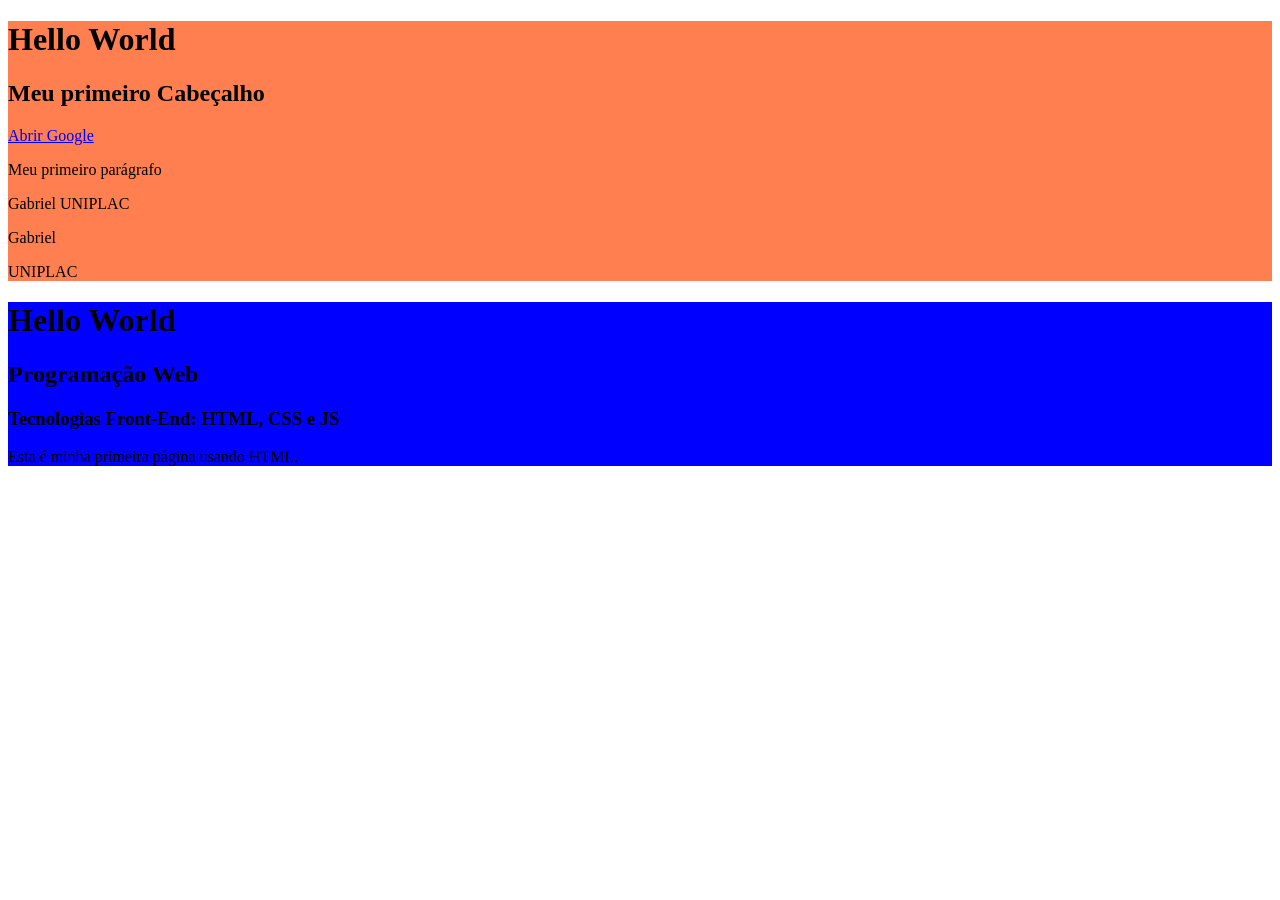
<file: hello-world/index.html>
<!DOCTYPE html>
<html lang="pt-br">

<head>
    <meta charset="UTF-8">
    <meta name="viewport" content="width=device-width, initial-scale=1.0">
    <title>Hello World</title>
</head>

<body>
    <!-- Primeira parte do site -->
    <div style="background-color: coral;">
    <h1>Hello World</h1>
    <h2>Meu primeiro Cabeçalho </h2>
    <a href="http://www.google.com">Abrir Google</a>
    <p>Meu primeiro parágrafo </p>
    <span>Gabriel</span><span> UNIPLAC</span>
    <p>Gabriel</p><p>UNIPLAC</p>
    </div>
    <!-- Primeira parte do site -->
    <div style="background-color: blue">
    <h1>Hello World </h1>
    <h2>Programação Web </h2>
    <h3>Tecnologias Front-End: HTML, CSS e JS</h3>
    <p>Esta é minha primeira página usando HTML.</p>
    </div>
</body>

</html>
</file>
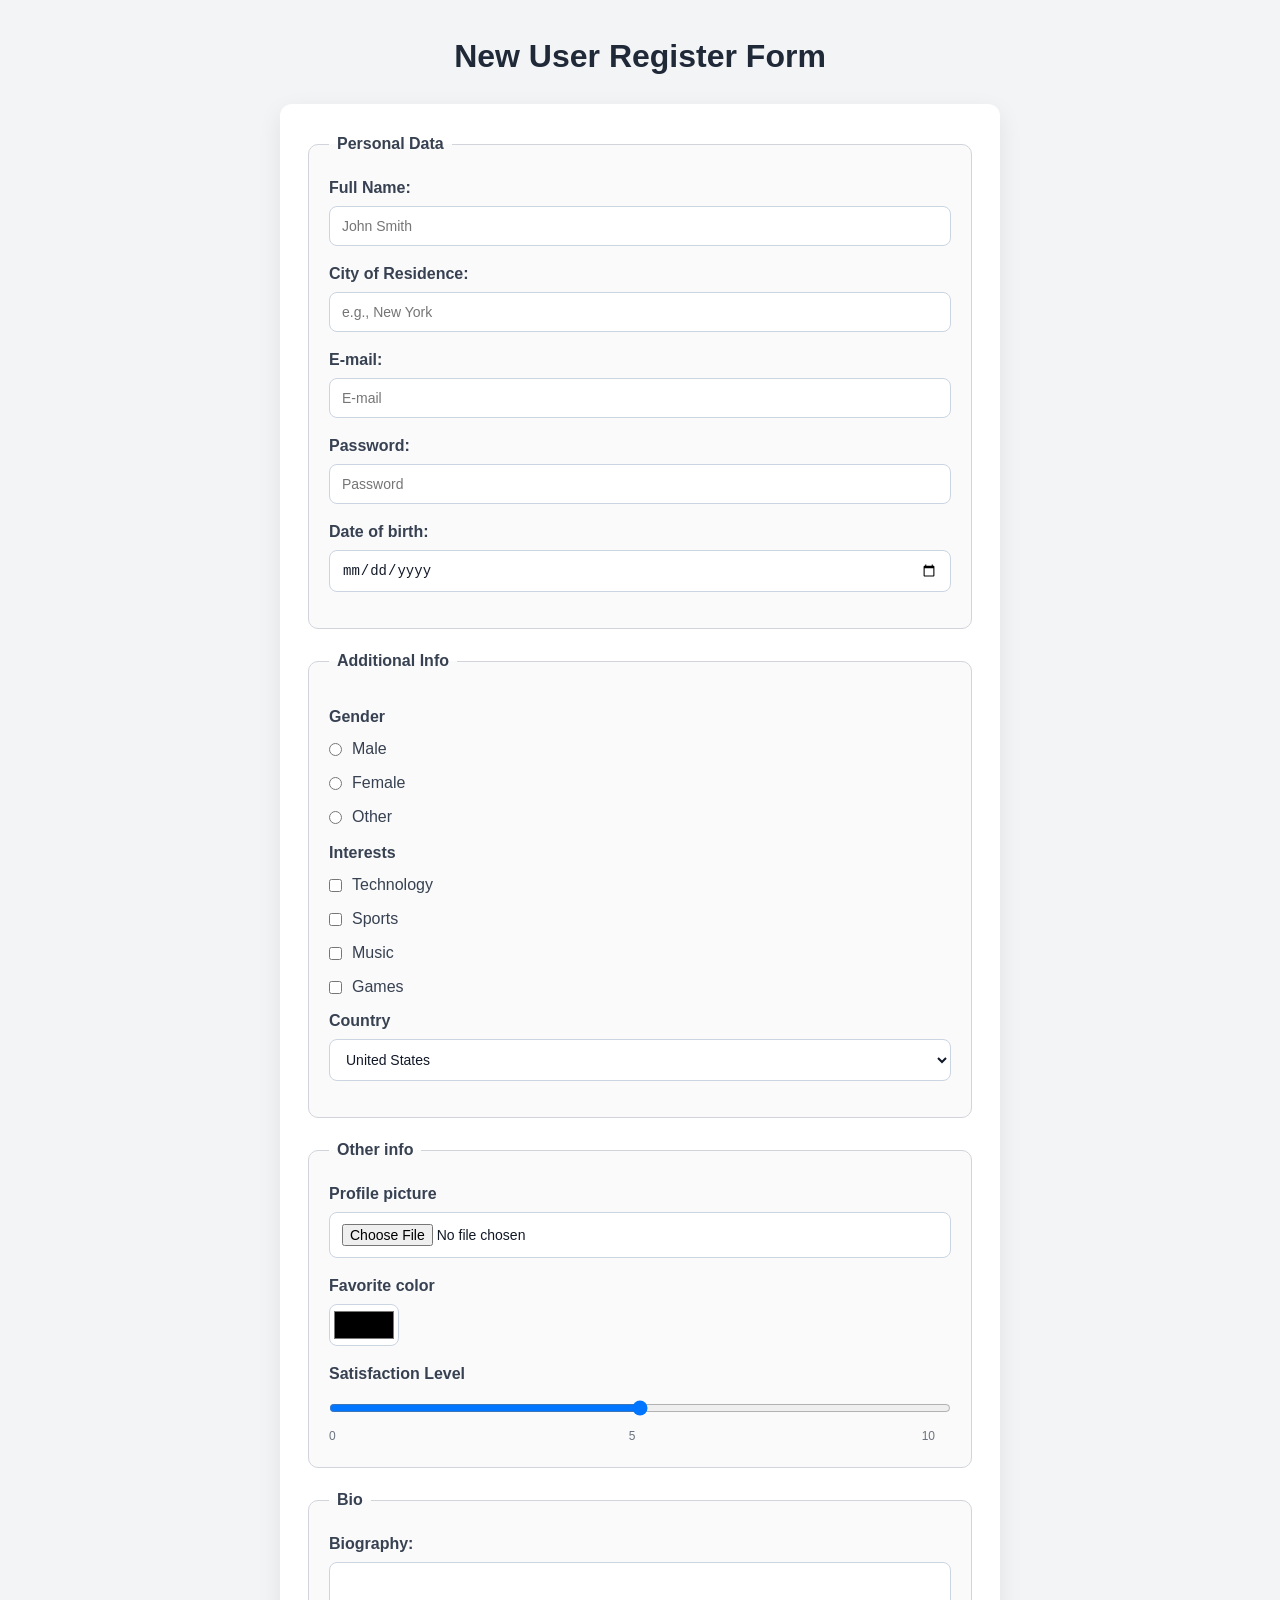
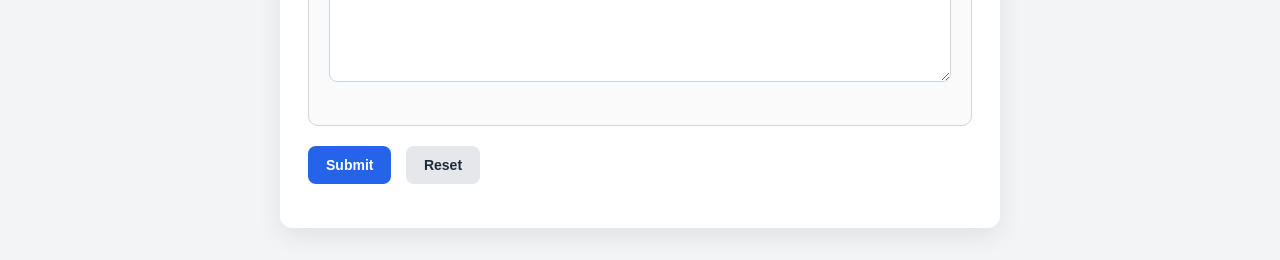
<file: new-user-register-form/index.html>
<!DOCTYPE html>
<html lang="en">

<head>
    <meta charset="UTF-8">
    <meta name="viewport" content="width=device-width, initial-scale=1.0">
    <title>New User Register Form</title>
    <link rel="stylesheet" href="style.css">
</head>

<body>
    <header>
        <h1>New User Register Form</h1>
    </header>
    <form method="POST">
        <fieldset>
            <legend>Personal Data</legend>
            <div>
                <label for="full_name">Full Name:</label>
                <input required type="text" id="full_name" name="full_name" placeholder="John Smith">
            </div>
            <div>
                <label for="user_city">City of Residence:</label>
                <input required type="text" id="user_city" name="city" placeholder="e.g., New York">
            </div>
            <div>
                <label for="email">E-mail:</label>
                <input required type="email" id="email" name="email" placeholder="E-mail">
            </div>
            <div>
                <label for="password">Password:</label>
                <input required type="password" id="password" name="password" placeholder="Password">
            </div>
            <div>
                <label for="date_of_birth">Date of birth:</label>
                <input required type="date" id="date_of_birth" name="date_of_birth" placeholder="date_of_birth">
            </div>
        </fieldset>
        <fieldset>
            <legend>Additional Info</legend>
            <p>Gender</p>
            <div class="option">
                <input type="radio" id="gender_male" name="gender" value="male">
                <label for="gender_male">Male</label>
            </div>
            <div class="option">
                <input type="radio" id="gender_female" name="gender" value="female">
                <label for="gender_female">Female</label>
            </div>
            <div class="option">
                <input type="radio" id="gender_other" name="gender" value="other">
                <label for="gender_other">Other</label>
            </div>
            <p>Interests</p>
            <div class="option">
                <input type="checkbox" id="technology" name="interests[]" value="technology">
                <label for="technology">Technology</label>
            </div>
            <div class="option">
                <input type="checkbox" id="sports" name="interests[]" value="sports">
                <label for="sports">Sports</label>
            </div>
            <div class="option">
                <input type="checkbox" id="music" name="interests[]" value="music">
                <label for="music">Music</label>
            </div>
            <div class="option">
                <input type="checkbox" id="games" name="interests[]" value="games">
                <label for="games">Games</label>
            </div>
            <div>
                <label for="country">Country</label>
                <select id="country" name="country">
                    <option value="united_states">United States</option>
                    <option value="united_kingdom">United Kingdom</option>
                    <option value="canada">Canada</option>
                </select>
            </div>
        </fieldset>
        <fieldset>
            <legend>Other info</legend>
            <div>
                <label for="profile_picture">Profile picture</label>
                <input type="file" id="profile_picture" name="profile_picture">
            </div>
            <div>
                <label for="favorite_color">Favorite color</label>
                <input type="color" id="favorite_color" name="favorite_color">
            </div>
            <div class="range-labels">
                <label for="satisfaction_level">Satisfaction Level</label>
                <input type="range" id="satisfaction_level" name="satisfaction_level" min="0" max="10" value="5">
                <span>0</span>
                <span>5</span>
                <span>10</span>
            </div>
        </fieldset>
        <fieldset>
            <legend>Bio</legend>
            <div>
                <label for="user_bio">Biography:</label>
                <textarea id="user_bio" name="user_bio"></textarea>
            </div>
        </fieldset>
        <div>
            <input type="submit" value="Submit">
            <input type="reset" value="Reset">
        </div>
    </form>
</body>

</html>
</file>
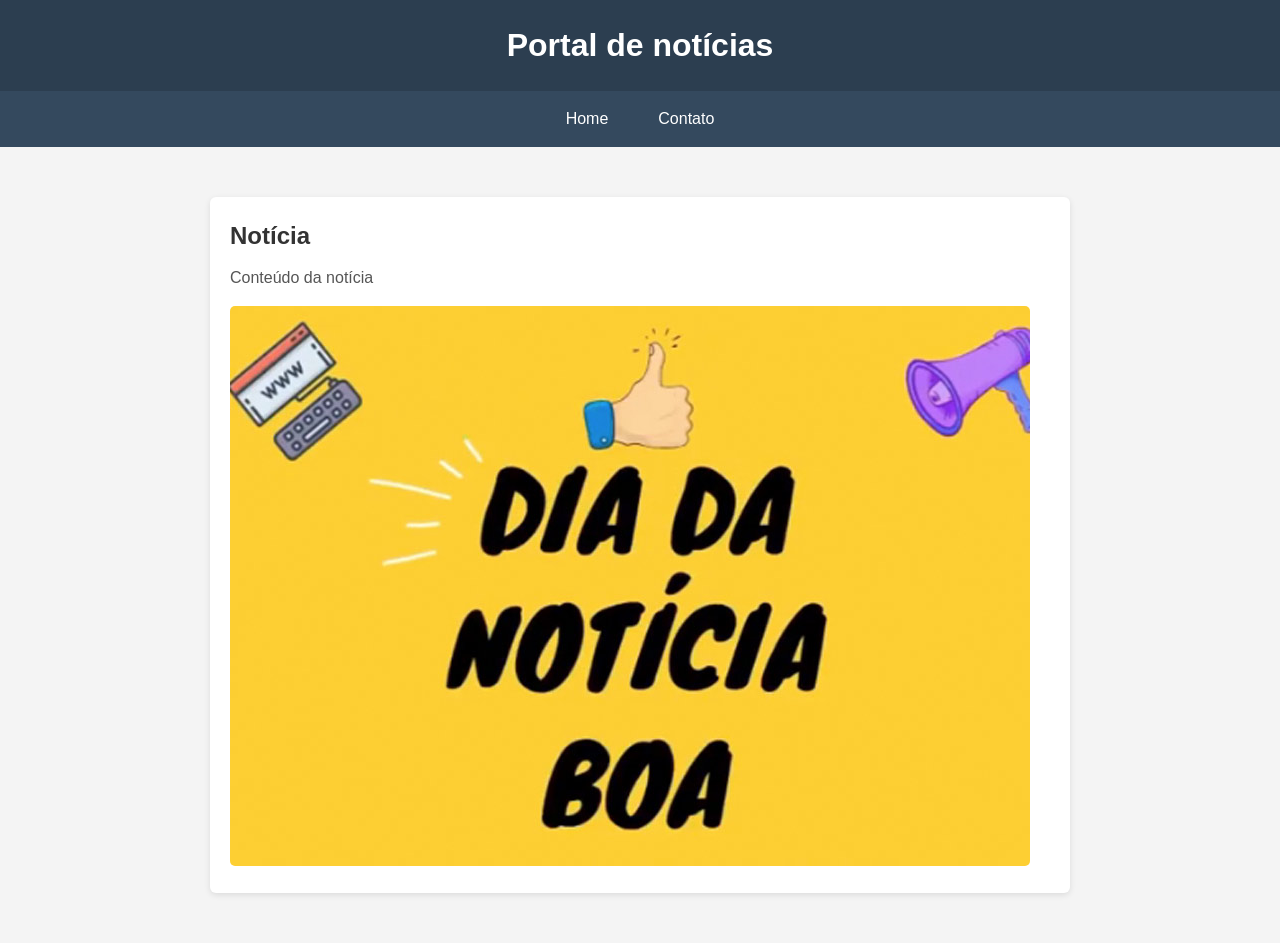
<file: noticia/index.html>
<!DOCTYPE html>
<html lang="pt-br">

<head>
    <meta charset="UTF-8">
    <meta name="viewport" content="width=device-width, initial-scale=1.0">
    <title>Notícias da cidade - Lages</title>
    <link rel="stylesheet" href="style.css">
</head>

<body>
    <header>
        <h1>Portal de notícias</h1>
    </header>
    <nav>
        <ul>
            <li>Home</li>
            <li>Contato</li>
        </ul>
    </nav>
    <section>
        <article>
            <!--Primeira notícia-->
            <h2>Notícia</h2>
            <p>Conteúdo da notícia</p>
            <img src="noticia.jpg" alt="Fundo amarelo com o texto em destaque, escrito em letras pretas: 'DIA DA NOTÍCIA BOA'. Ao redor da frase, há pequenas ilustrações de uma janela de navegador de internet, um polegar para cima (sinal de joia) e um megafone roxo.">
        </article>
    </section>
</body>
</html>
</file>
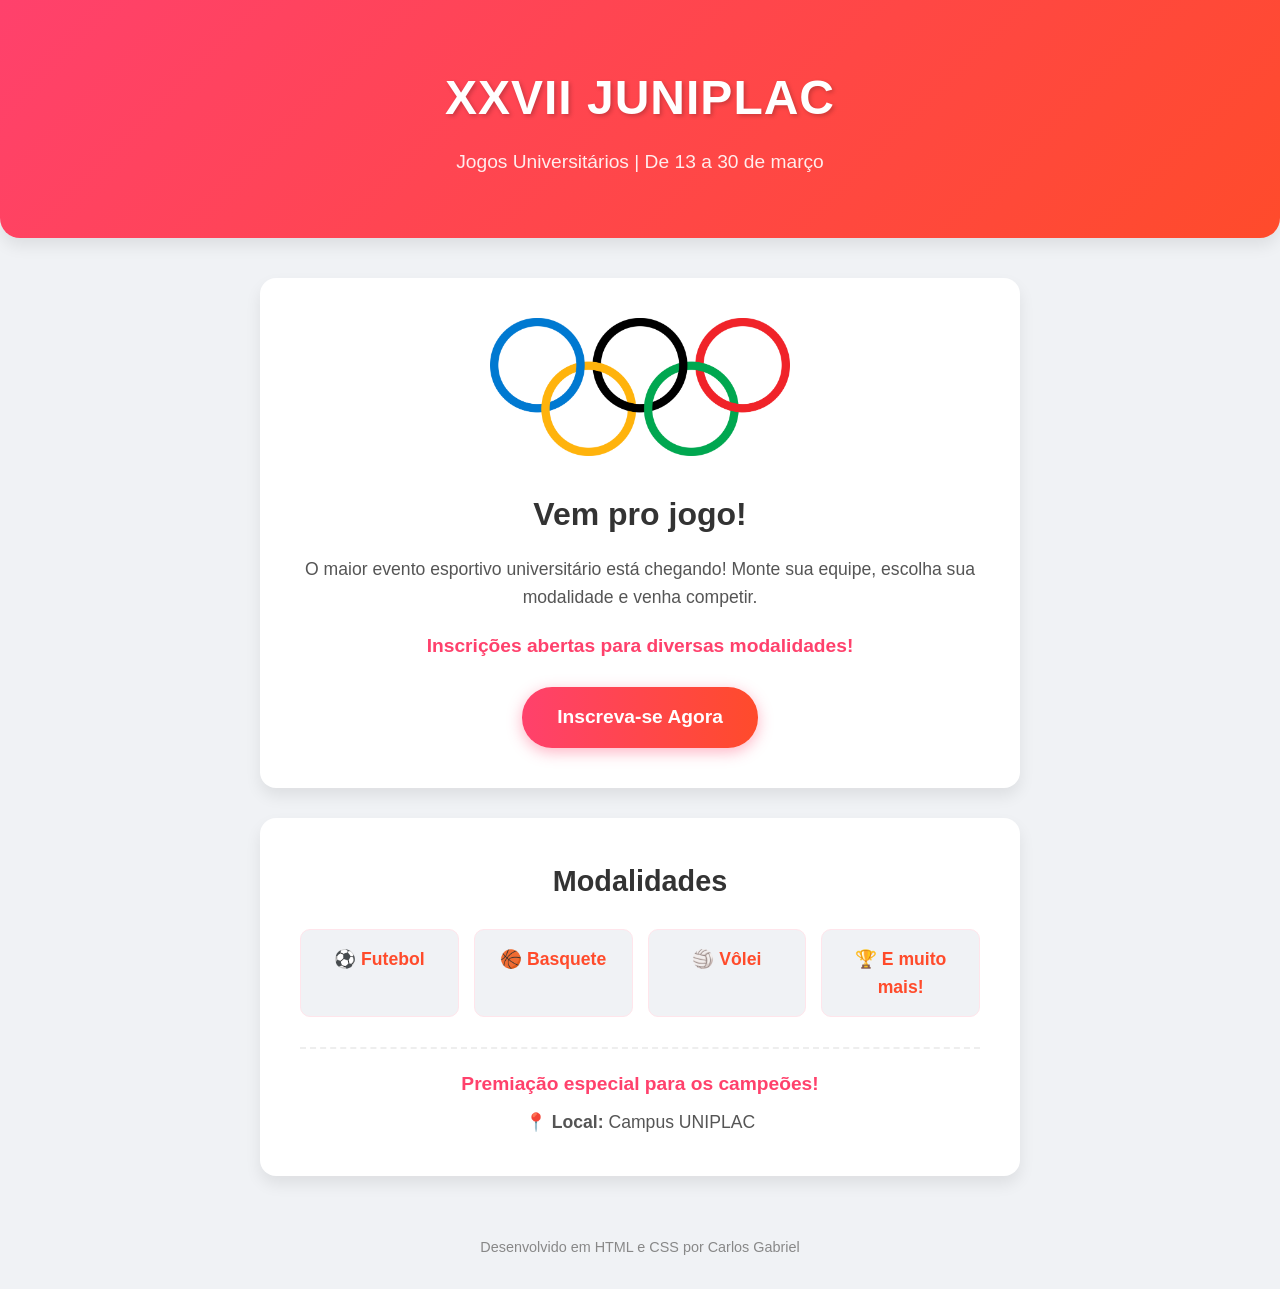
<file: site-juniplac/index.html>
<!DOCTYPE html>
<html lang="pt-br">

<head>
    <meta charset="UTF-8">
    <meta name="viewport" content="width=device-width, initial-scale=1.0">
    <title>XXVII JUNIPLAC - Jogos Universitários</title>
    <link rel="stylesheet" href="style.css">
</head>

<body class="body">

    <!-- Cabeçalho -->
    <header class="cabecalho">
        <div class="container">
            <h1>XXVII JUNIPLAC</h1>
            <h2>Jogos Universitários | De 13 a 30 de março</h2>
        </div>
    </header>

    <!-- Corpo -->
    <main class="container">
        <section class="corpo card">
            <img src="olympic_rings.png" alt="Anéis Olímpicos, símbolo do esporte">
            <h2>Vem pro jogo!</h2>
            <p>O maior evento esportivo universitário está chegando! Monte sua equipe, escolha sua modalidade e venha
                competir.</p>
            <h3>Inscrições abertas para diversas modalidades!</h3>
            <a class="linkinscricao" href="#">Inscreva-se Agora</a>
        </section>

        <!-- Modalidades -->
        <section class="modalidades card">
            <h2>Modalidades</h2>
            <ul class="grid-modalidades">
                <li class="modalidade-item">⚽ Futebol</li>
                <li class="modalidade-item">🏀 Basquete</li>
                <li class="modalidade-item">🏐 Vôlei</li>
                <li class="modalidade-item">🏆 E muito mais!</li>
            </ul>

            <!-- Informações Extras -->
            <div class="info-extra">
                <p class="premiacao"><strong>Premiação especial para os campeões!</strong></p>
                <p class="local">📍 <strong>Local:</strong> Campus UNIPLAC</p>
            </div>
        </section>
    </main>

    <!-- Rodapé -->
    <footer class="rodape">
        <p>Desenvolvido em HTML e CSS por Carlos Gabriel</p>
    </footer>
</body>

</html>
</file>
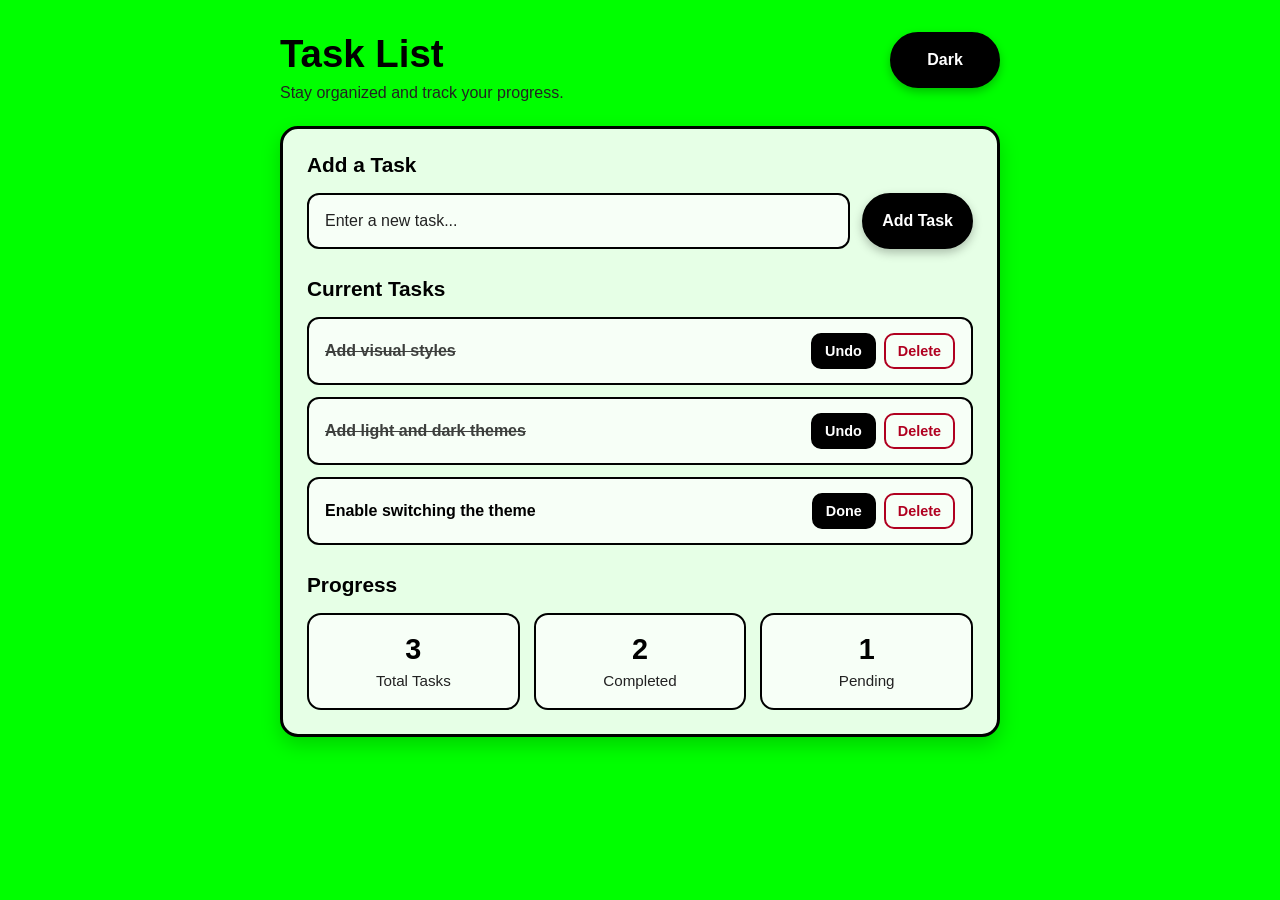
<file: task-list-app/index.html>
<!DOCTYPE html>
<html lang="en">
<head>
    <meta charset="UTF-8">
    <meta http-equiv="X-UA-Compatible" content="IE=edge">
    <meta name="viewport" content="width=device-width, initial-scale=1.0">
    <title>Task List</title>
    <link rel="stylesheet" href="main.css">
</head>

<body class="light-theme">
    <div class="container">
        <header class="topbar">
            <div>
                <h1>Task List</h1>
                <p id="msg">Stay organized and track your progress.</p>
            </div>
            <button class="btn theme-btn" type="button">Dark</button>
        </header>

        <main class="card">
            <section class="task-section">
                <h2>Add a Task</h2>

                <form class="task-form" id="taskForm">
                    <input
                        type="text"
                        id="taskInput"
                        class="task-input"
                        placeholder="Enter a new task..."
                        required
                    >
                    <button type="submit" class="btn add-btn">Add Task</button>
                </form>
            </section>

            <section class="task-section">
                <h2>Current Tasks</h2>
                <ul class="task-list" id="taskList">
                    <li class="task-item done">
                        <span class="task-text">Add visual styles</span>
                        <div class="task-actions">
                            <button class="small-btn toggle-btn" type="button">Undo</button>
                            <button class="small-btn delete-btn" type="button">Delete</button>
                        </div>
                    </li>

                    <li class="task-item done">
                        <span class="task-text">Add light and dark themes</span>
                        <div class="task-actions">
                            <button class="small-btn toggle-btn" type="button">Undo</button>
                            <button class="small-btn delete-btn" type="button">Delete</button>
                        </div>
                    </li>

                    <li class="task-item">
                        <span class="task-text">Enable switching the theme</span>
                        <div class="task-actions">
                            <button class="small-btn toggle-btn" type="button">Done</button>
                            <button class="small-btn delete-btn" type="button">Delete</button>
                        </div>
                    </li>
                </ul>
            </section>

            <section class="task-section">
                <h2>Progress</h2>
                <div class="stats">
                    <div class="stat-box">
                        <span class="stat-number" id="totalTasks">0</span>
                        <span class="stat-label">Total Tasks</span>
                    </div>
                    <div class="stat-box">
                        <span class="stat-number" id="completedTasks">0</span>
                        <span class="stat-label">Completed</span>
                    </div>
                    <div class="stat-box">
                        <span class="stat-number" id="pendingTasks">0</span>
                        <span class="stat-label">Pending</span>
                    </div>
                </div>
            </section>
        </main>
    </div>

    <script src="app.js"></script>
    <noscript>You need to enable JavaScript to view the full site.</noscript>
</body>
</html>
</file>
<file: new-user-register-form/style.css>
/* Reset */
* {
    margin: 0;
    padding: 0;
    box-sizing: border-box;
}

/* Page */
body {
    font-family: Arial, Helvetica, sans-serif;
    background-color: #f3f4f6;
    color: #222;
    padding: 32px 16px;
    line-height: 1.5;
}

/* Header */
header {
    text-align: center;
    margin-bottom: 24px;
}

h1 {
    font-size: 2rem;
    color: #1f2937;
}

/* Form container */
form {
    max-width: 720px;
    margin: 0 auto;
    background-color: #ffffff;
    padding: 28px;
    border-radius: 12px;
    box-shadow: 0 8px 24px rgba(0, 0, 0, 0.08);
}

/* Sections */
fieldset {
    border: 1px solid #d1d5db;
    border-radius: 10px;
    padding: 20px;
    margin-bottom: 20px;
    background-color: #fafafa;
}

legend {
    padding: 0 8px;
    font-weight: 700;
    color: #374151;
}

/* Generic spacing */
form > div,
fieldset > div {
    margin-bottom: 16px;
}

fieldset p {
    margin-top: 12px;
    margin-bottom: 8px;
    font-weight: 700;
    color: #374151;
}

/* Labels */
label {
    display: block;
    margin-bottom: 6px;
    font-weight: 600;
    color: #374151;
}

/* Text-like inputs */
input[type="text"],
input[type="email"],
input[type="password"],
input[type="date"],
input[type="file"],
select,
textarea {
    width: 100%;
    padding: 11px 12px;
    border: 1px solid #cbd5e1;
    border-radius: 8px;
    background-color: #ffffff;
    font-size: 14px;
    color: #111827;
}

input[type="text"]:focus,
input[type="email"]:focus,
input[type="password"]:focus,
input[type="date"]:focus,
input[type="file"]:focus,
select:focus,
textarea:focus,
input[type="range"]:focus {
    outline: none;
    border-color: #2563eb;
    box-shadow: 0 0 0 3px rgba(37, 99, 235, 0.15);
}

/* Textarea */
textarea {
    min-height: 120px;
    resize: vertical;
}

/* Radio and checkbox rows */
.option {
    display: flex;
    align-items: center;
    gap: 10px;
    margin-bottom: 10px;
}

.option label {
    margin-bottom: 0;
    font-weight: 500;
}

input[type="radio"],
input[type="checkbox"] {
    width: auto;
    margin: 0;
}

/* Color input */
input[type="color"] {
    width: 70px;
    height: 42px;
    padding: 2px;
    border: 1px solid #cbd5e1;
    border-radius: 8px;
    background-color: #ffffff;
    cursor: pointer;
}

/* Range */
input[type="range"] {
    width: 100%;
    margin: 8px 0 6px;
}

/* Range labels */
.range-labels {
    margin-bottom: 0;
}

.range-labels span {
    font-size: 12px;
    color: #6b7280;
    display: inline-block;
    width: 32%;
}

.range-labels span:nth-of-type(2) {
    text-align: center;
}

.range-labels span:nth-of-type(3) {
    text-align: right;
}

/* Buttons */
input[type="submit"],
input[type="reset"] {
    padding: 11px 18px;
    border: none;
    border-radius: 8px;
    font-weight: 700;
    font-size: 14px;
    cursor: pointer;
    transition: 0.2s ease;
    margin-right: 10px;
}

input[type="submit"] {
    background-color: #2563eb;
    color: #ffffff;
}

input[type="submit"]:hover {
    background-color: #1d4ed8;
}

input[type="reset"] {
    background-color: #e5e7eb;
    color: #1f2937;
}

input[type="reset"]:hover {
    background-color: #d1d5db;
}
</file>
<file: noticia/style.css>
/* Reset básico */
* {
    margin: 0;
    padding: 0;
    box-sizing: border-box;
}

/* Fonte geral da página */
body {
    background-color: #f4f4f4;
    font-family: Arial, helvetica, sans-serif;
    line-height: 1.6;
}

/* Cabeçalho */
header {
    background-color: #2c3e50;
    color: white;
    padding: 20px;
    text-align: center;
}

/* Menu de navegação */
nav {
    background-color: #34495e;
}

nav ul {
    list-style: none;
    display: flex;
    justify-content: center;
}

nav li {
    padding: 15px 25px;
    color: white;
    cursor: pointer;
}

nav li:hover {
    background-color: #2c3e50;
}

/* Área principal */
section {
    max-width: 900px;
    margin: 30px auto;
    padding: 20px;
}

/* Artigo */
article {
    background: white;
    padding: 20px;
    border-radius: 6px;
    box-shadow: 0 2px 6px rgba(0,0,0,0.1);
}

/* Título da notícia */
article h2 {
    margin-bottom: 10px;
    color: #333;
}

/* Parágrafo */
article p {
    margin-bottom: 15px;
    color: #555;
}

/* Imagem da notícia */
article img {
    max-width: 100%;
    border-radius: 5px;
}
</file>
<file: site-juniplac/style.css>
/* 1. Variáveis e Reset */
:root {
    --cor-primaria: #ff416c;
    --cor-secundaria: #ff4b2b;
    --cor-fundo: #f0f2f5;
    --cor-texto: #333333;
    --cor-texto-claro: #555555;
    --cor-card: #ffffff;
    --sombra-padrao: 0 8px 16px rgba(0, 0, 0, 0.08);
    --sombra-hover: 0 12px 24px rgba(255, 65, 108, 0.2);
}

* {
    margin: 0;
    padding: 0;
    box-sizing: border-box;
}

body {
    font-family: 'Segoe UI', Tahoma, Geneva, Verdana, sans-serif;
    background-color: var(--cor-fundo);
    color: var(--cor-texto);
    line-height: 1.6;
}

/* Container para centralizar o layout */
.container {
    max-width: 800px;
    margin: 0 auto;
    padding: 0 20px;
}

/* Cabeçalho (Header) */
.cabecalho {
    background: linear-gradient(135deg, var(--cor-primaria), var(--cor-secundaria));
    color: #ffffff;
    text-align: center;
    padding: 60px 20px;
    border-bottom-left-radius: 20px;
    border-bottom-right-radius: 20px;
    margin-bottom: 40px;
    box-shadow: var(--sombra-padrao);
}

.cabecalho h1 {
    font-size: 3rem;
    font-weight: 800;
    letter-spacing: 1px;
    text-shadow: 2px 2px 4px rgba(0,0,0,0.2);
}

.cabecalho h2 {
    font-size: 1.2rem;
    font-weight: 400;
    margin-top: 10px;
    opacity: 0.9;
}

/* Cards */
.card {
    background-color: var(--cor-card);
    padding: 40px;
    border-radius: 16px;
    box-shadow: var(--sombra-padrao);
    margin-bottom: 30px;
    text-align: center;
    transition: transform 0.3s ease, box-shadow 0.3s ease;
}

.card:hover {
    transform: translateY(-5px);
    box-shadow: var(--sombra-hover);
}

/* Corpo */
.corpo img {
    width: 100%;
    max-width: 300px;
    margin-bottom: 25px;
    border-radius: 12px;
}

.corpo h2 {
    font-size: 2rem;
    color: var(--cor-texto);
    margin-bottom: 15px;
}

.corpo p {
    font-size: 1.1rem;
    color: var(--cor-texto-claro);
    margin-bottom: 20px;
}

.corpo h3 {
    font-size: 1.2rem;
    color: var(--cor-primaria);
    margin-bottom: 25px;
}

/* Botão de Inscrição */
.linkinscricao {
    display: inline-block;
    background: linear-gradient(to right, var(--cor-primaria), var(--cor-secundaria));
    color: #ffffff;
    font-size: 1.2rem;
    font-weight: bold;
    text-decoration: none;
    padding: 15px 35px;
    border-radius: 30px;
    transition: transform 0.2s ease, box-shadow 0.2s ease;
    box-shadow: 0 4px 15px rgba(255, 65, 108, 0.4);
}

.linkinscricao:hover {
    transform: scale(1.05);
    box-shadow: 0 6px 20px rgba(255, 65, 108, 0.6);
}

/* Modalidades */
.modalidades h2 {
    font-size: 1.8rem;
    margin-bottom: 25px;
}

.grid-modalidades {
    display: grid;
    grid-template-columns: repeat(auto-fit, minmax(140px, 1fr));
    gap: 15px;
    list-style: none;
    margin-bottom: 30px;
}

.modalidade-item {
    background-color: var(--cor-fundo);
    color: var(--cor-secundaria);
    font-size: 1.1rem;
    font-weight: bold;
    padding: 15px;
    border-radius: 10px;
    border: 1px solid #ffe5eb;
    transition: background-color 0.3s ease;
}

.modalidade-item:hover {
    background-color: #ffe5eb;
}

/* Informações Extras */
.info-extra {
    margin-top: 20px;
    padding-top: 20px;
    border-top: 2px dashed #eee;
}

.premiacao {
    font-size: 1.2rem;
    color: var(--cor-primaria);
    margin-bottom: 8px;
}

.local {
    font-size: 1.1rem;
    color: var(--cor-texto-claro);
}

/* Rodapé */
.rodape {
    text-align: center;
    padding: 30px 20px;
    color: #888;
    font-size: 0.9rem;
}

/* Mobile */
@media (max-width: 600px) {
    .cabecalho h1 {
        font-size: 2.2rem;
    }
    .card {
        padding: 25px 15px;
    }
}

/* Código adaptado do portfólio */
</file>
<file: task-list-app/main.css>
:root {
    --green: #00FF00;
    --white: #FFFFFF;
    --black: #000000;
    --gray: #d9d9d9;
}

/* Theme variables */
.light-theme {
    --bg: var(--green);
    --fontColor: var(--black);
    --cardBg: rgba(255, 255, 255, 0.9);
    --cardBorder: var(--black);
    --btnBg: var(--black);
    --btnFontColor: var(--white);
    --mutedText: #222222;
    --taskBg: rgba(255, 255, 255, 0.7);
    --danger: #b00020;
}

.dark-theme {
    --bg: var(--black);
    --fontColor: var(--green);
    --cardBg: #111111;
    --cardBorder: var(--green);
    --btnBg: var(--white);
    --btnFontColor: var(--black);
    --mutedText: #cfcfcf;
    --taskBg: #1b1b1b;
    --danger: #ff5c5c;
}

/* Reset */
* {
    margin: 0;
    padding: 0;
    box-sizing: border-box;
}

body {
    background: var(--bg);
    color: var(--fontColor);
    font-family: Helvetica, Arial, sans-serif;
    min-height: 100vh;
    transition: background-color 0.25s ease, color 0.25s ease;
}

.container {
    max-width: 760px;
    margin: 0 auto;
    padding: 32px 20px;
}

.topbar {
    display: flex;
    justify-content: space-between;
    align-items: flex-start;
    gap: 16px;
    margin-bottom: 24px;
}

h1 {
    font-size: 2.4rem;
    margin-bottom: 8px;
}

#msg {
    font-size: 1rem;
    color: var(--mutedText);
}

.card {
    background: var(--cardBg);
    border: 3px solid var(--cardBorder);
    border-radius: 18px;
    padding: 24px;
    box-shadow: 0 8px 20px rgba(0, 0, 0, 0.18);
}

.task-section + .task-section {
    margin-top: 28px;
}

h2 {
    font-size: 1.3rem;
    margin-bottom: 16px;
}

.task-form {
    display: flex;
    gap: 12px;
}

.task-input {
    flex: 1;
    padding: 14px 16px;
    border: 2px solid var(--cardBorder);
    border-radius: 12px;
    font-size: 1rem;
    background: var(--taskBg);
    color: var(--fontColor);
}

.task-input::placeholder {
    color: var(--mutedText);
}

.task-list {
    list-style: none;
}

.task-item {
    background: var(--taskBg);
    border: 2px solid var(--cardBorder);
    border-radius: 12px;
    padding: 14px 16px;
    margin-bottom: 12px;

    display: flex;
    justify-content: space-between;
    align-items: center;
    gap: 12px;
}

.task-text {
    font-size: 1rem;
    font-weight: 600;
    word-break: break-word;
}

.task-item.done .task-text {
    text-decoration: line-through;
    opacity: 0.75;
}

.task-actions {
    display: flex;
    gap: 8px;
    flex-shrink: 0;
}

.stats {
    display: grid;
    grid-template-columns: repeat(3, 1fr);
    gap: 14px;
}

.stat-box {
    background: var(--taskBg);
    border: 2px solid var(--cardBorder);
    border-radius: 14px;
    padding: 18px 12px;
    text-align: center;
}

.stat-number {
    display: block;
    font-size: 1.8rem;
    font-weight: 700;
    margin-bottom: 6px;
}

.stat-label {
    font-size: 0.95rem;
    color: var(--mutedText);
}

.btn,
.small-btn {
    cursor: pointer;
    border: 2px solid var(--cardBorder);
    font-weight: 700;
    transition: transform 0.2s ease, opacity 0.2s ease;
}

.btn {
    color: var(--btnFontColor);
    background-color: var(--btnBg);
    min-height: 56px;
    min-width: 110px;
    padding: 0 18px;
    border-radius: 999px;
    font-size: 1rem;
    box-shadow: 0 4px 10px rgba(0, 0, 0, 0.25);
}

.small-btn {
    padding: 8px 12px;
    border-radius: 10px;
    font-size: 0.9rem;
    background: var(--btnBg);
    color: var(--btnFontColor);
}

.delete-btn {
    border-color: var(--danger);
    color: var(--danger);
    background: transparent;
}

.btn:hover,
.small-btn:hover {
    transform: translateY(-2px);
    opacity: 0.9;
}

@media (max-width: 640px) {
    .topbar {
        flex-direction: column;
        align-items: stretch;
    }

    .task-form {
        flex-direction: column;
    }

    .btn {
        width: 100%;
    }

    .task-item {
        flex-direction: column;
        align-items: stretch;
    }

    .task-actions {
        width: 100%;
        justify-content: stretch;
    }

    .task-actions .small-btn {
        flex: 1;
    }

    .stats {
        grid-template-columns: 1fr;
    }

    h1 {
        font-size: 2rem;
    }
}
</file>
